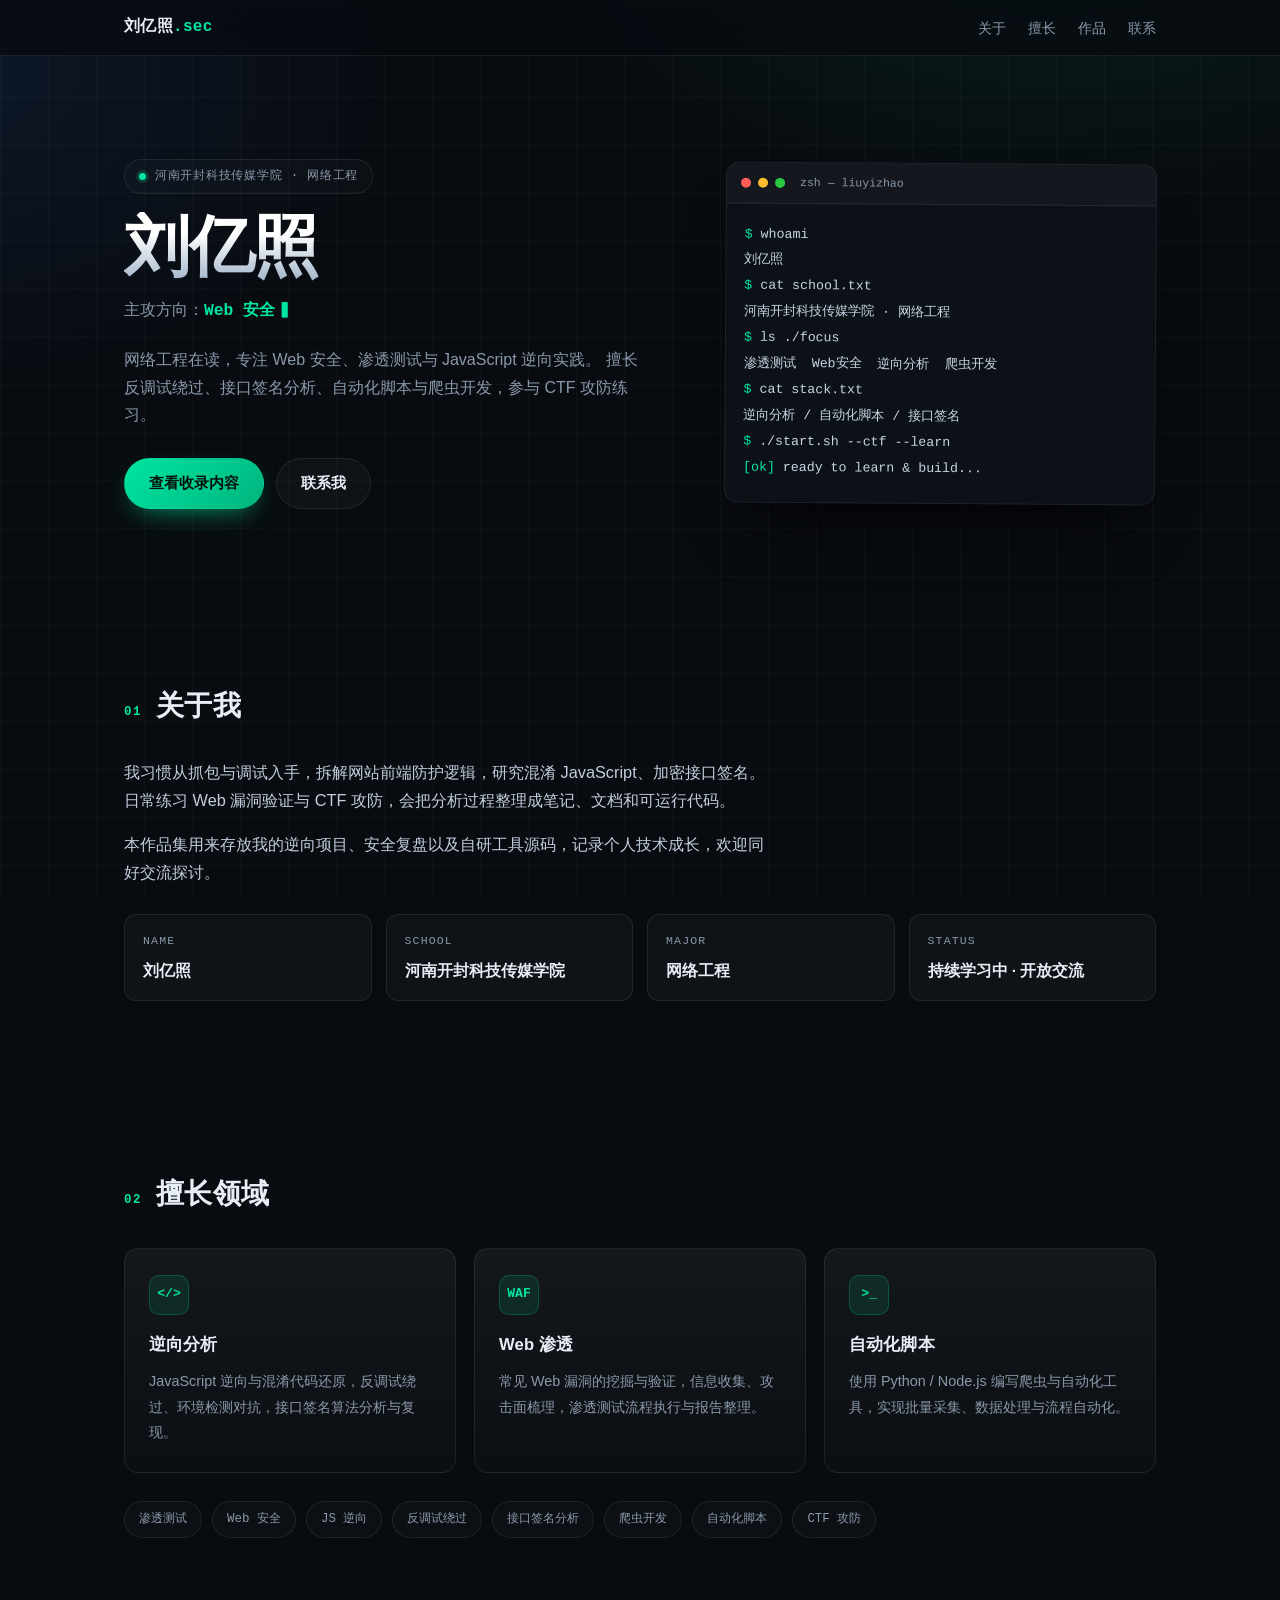
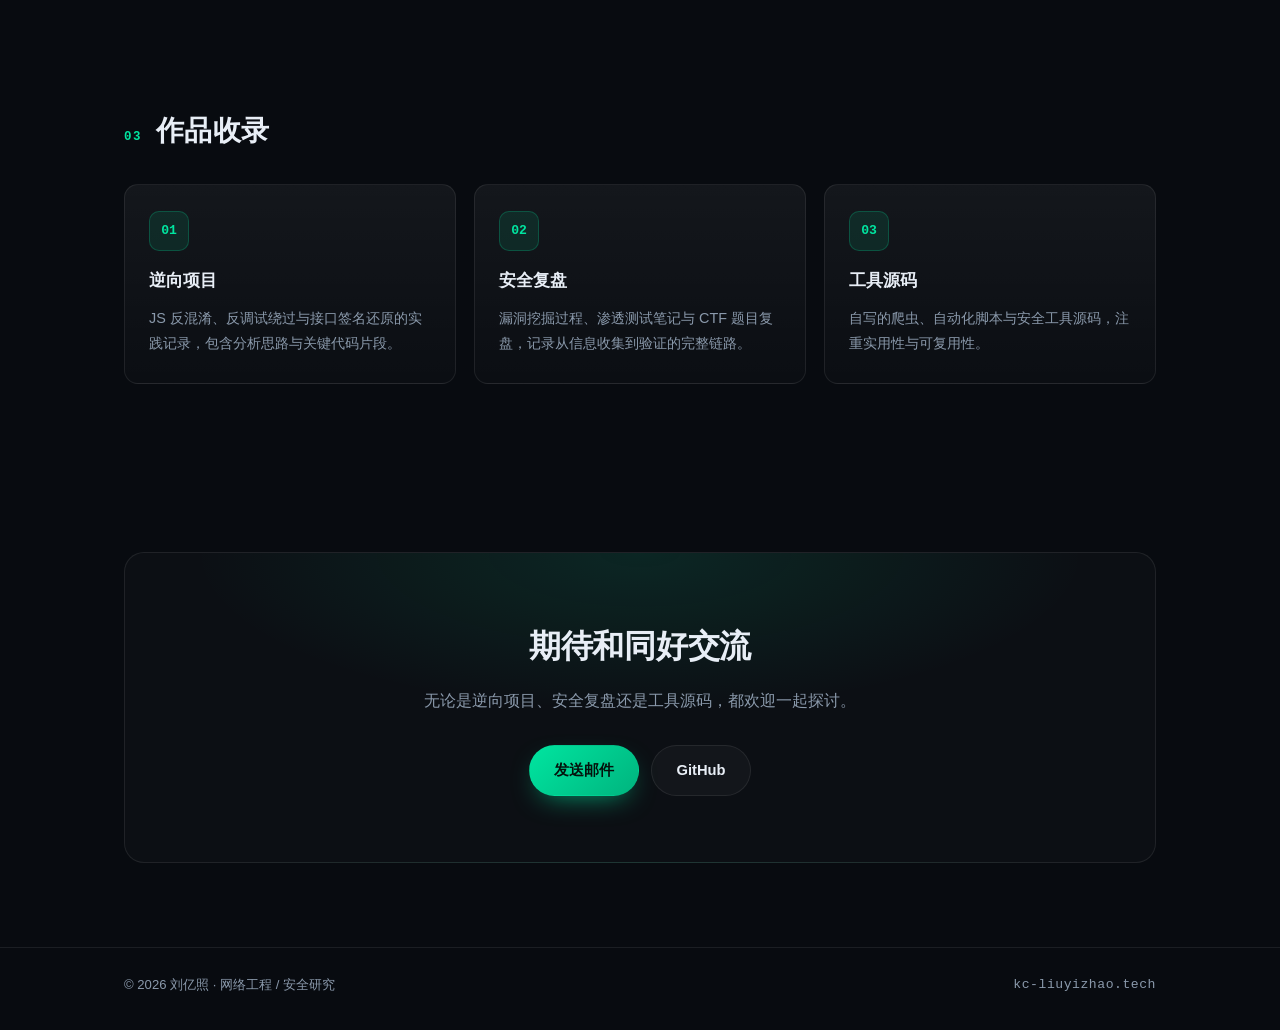
<file: index.html>
<!DOCTYPE html>
<html lang="zh-CN">
<head>
<meta charset="UTF-8">
<meta name="viewport" content="width=device-width, initial-scale=1.0">
<title>刘亿照 | 网络工程 · Web 安全 · 逆向分析</title>
<meta name="description" content="刘亿照，河南开封科技传媒学院网络工程在读。主攻 Web 安全、渗透测试与 JavaScript 逆向，擅长反调试绕过、接口签名分析、自动化脚本与爬虫开发。">
<meta name="author" content="刘亿照">
<meta property="og:type" content="website">
<meta property="og:title" content="刘亿照 | 网络工程 · Web 安全 · 逆向分析">
<meta property="og:description" content="逆向项目、安全复盘与工具源码收录，期待和同好交流。">
<meta property="og:url" content="https://kc-liuyizhao.tech">
<!-- 后续可以添加 favicon -->
<!-- <link rel="icon" type="image/svg+xml" href="/favicon.svg"> -->
<script>document.documentElement.classList.add('js');</script>
<style>
  :root{
    --bg:#080b10;
    --card:#111820;
    --line:rgba(255,255,255,.08);
    --text:#e8eef6;
    --muted:#8a99ab;
    --accent:#00e5a0;
    --accent-2:#3d8bff;
    --radius:14px;
    --max:1080px;
    --mono:ui-monospace,SFMono-Regular,"SF Mono",Menlo,Consolas,"Liberation Mono",monospace;
  }
  *,*::before,*::after{box-sizing:border-box;}
  html{scroll-behavior:smooth;}
  body{
    margin:0;
    font-family:-apple-system,BlinkMacSystemFont,"Segoe UI","PingFang SC","Hiragino Sans GB","Microsoft YaHei",sans-serif;
    color:var(--text);
    line-height:1.7;
    -webkit-font-smoothing:antialiased;
    background-color:var(--bg);
    background-image:
      radial-gradient(900px 520px at 82% -12%, rgba(0,229,160,.10), transparent 62%),
      radial-gradient(760px 520px at -5% 8%, rgba(61,139,255,.10), transparent 62%),
      linear-gradient(rgba(255,255,255,.022) 1px, transparent 1px),
      linear-gradient(90deg, rgba(255,255,255,.022) 1px, transparent 1px);
    background-size:auto, auto, 48px 48px, 48px 48px;
    background-attachment:fixed;
  }
  a{color:inherit;}
  ::selection{background:rgba(0,229,160,.28);color:#fff;}
  :focus-visible{outline:2px solid var(--accent);outline-offset:3px;border-radius:4px;}
  .container{max-width:var(--max);margin:0 auto;padding:0 24px;}
  /* ---------- 导航 ---------- */
  .nav{
    position:sticky;top:0;z-index:50;
    background:rgba(8,11,16,.72);
    backdrop-filter:blur(14px);
    -webkit-backdrop-filter:blur(14px);
    border-bottom:1px solid var(--line);
  }
  .nav-inner{
    max-width:var(--max);margin:0 auto;padding:14px 24px;
    display:flex;align-items:center;justify-content:space-between;gap:16px;
  }
  .logo{
    font-family:var(--mono);font-size:1rem;font-weight:700;
    text-decoration:none;letter-spacing:.02em;white-space:nowrap;
  }
  .logo span{color:var(--accent);}
  .nav-links{display:flex;gap:22px;list-style:none;margin:0;padding:0;}
  .nav-links a{
    text-decoration:none;font-size:.9rem;color:var(--muted);
    transition:color .2s;position:relative;
  }
  .nav-links a:hover{color:var(--accent);}
  /* ---------- Hero ---------- */
  .hero{padding:clamp(48px,8vw,104px) 0 clamp(44px,7vw,88px);}
  .hero-grid{
    display:grid;grid-template-columns:1.12fr .88fr;
    gap:52px;align-items:center;
  }
  .eyebrow{
    display:inline-flex;align-items:center;gap:9px;
    font-family:var(--mono);font-size:.78rem;letter-spacing:.06em;
    color:var(--muted);margin:0 0 18px;
    border:1px solid var(--line);border-radius:999px;
    padding:6px 14px;background:rgba(255,255,255,.02);
  }
  .dot{
    width:7px;height:7px;border-radius:50%;background:var(--accent);
    box-shadow:0 0 0 3px rgba(0,229,160,.18);
    animation:pulse 2.4s ease-in-out infinite;
  }
  @keyframes pulse{
    0%,100%{box-shadow:0 0 0 3px rgba(0,229,160,.18);}
    50%{box-shadow:0 0 0 7px rgba(0,229,160,.05);}
  }
  h1{
    font-size:clamp(2.6rem,7vw,4.1rem);
    line-height:1.08;letter-spacing:-.02em;margin:0 0 14px;
    background:linear-gradient(180deg,#ffffff 30%,#9fb3c8 100%);
    -webkit-background-clip:text;background-clip:text;
    -webkit-text-fill-color:transparent;
  }
  .typed-line{
    font-family:var(--mono);font-size:clamp(.9rem,2.2vw,1.02rem);
    color:var(--muted);margin:0 0 22px;
  }
  .typed{color:var(--accent);font-weight:600;}
  .typed::after{
    content:"▍";margin-left:2px;color:var(--accent);
    animation:blink 1.05s steps(1) infinite;
  }
  @keyframes blink{50%{opacity:0;}}
  .lead{max-width:58ch;margin:0;color:var(--muted);font-size:1rem;}
  .hero-actions{display:flex;flex-wrap:wrap;gap:12px;margin-top:30px;}
  .btn{
    display:inline-flex;align-items:center;gap:8px;
    padding:12px 24px;border-radius:999px;
    font-size:.92rem;font-weight:600;text-decoration:none;
    border:1px solid transparent;transition:transform .2s,background .2s,border-color .2s,color .2s;
  }
  .btn-primary{
    background:linear-gradient(135deg,var(--accent),#00b47e);
    color:#04120c;
    box-shadow:0 10px 28px -12px rgba(0,229,160,.75);
  }
  .btn-primary:hover{transform:translateY(-2px);}
  .btn-ghost{
    border-color:var(--line);color:var(--text);
    background:rgba(255,255,255,.03);
  }
  .btn-ghost:hover{border-color:rgba(0,229,160,.5);color:var(--accent);}
  /* ---------- 终端卡片 ---------- */
  .terminal{
    background:rgba(13,18,25,.88);
    border:1px solid var(--line);
    border-radius:var(--radius);
    overflow:hidden;
    box-shadow:0 40px 70px -34px rgba(0,0,0,.95);
    transform:rotate(.4deg);
  }
  .terminal-bar{
    display:flex;align-items:center;gap:7px;
    padding:10px 14px;
    background:rgba(255,255,255,.03);
    border-bottom:1px solid var(--line);
  }
  .terminal-bar i{width:10px;height:10px;border-radius:50%;background:#ff5f57;display:block;}
  .terminal-bar i:nth-child(2){background:#febc2e;}
  .terminal-bar i:nth-child(3){background:#28c840;}
  .terminal-bar em{
    margin-left:8px;font-style:normal;
    font-family:var(--mono);font-size:.72rem;color:var(--muted);
  }
  .terminal-body{
    margin:0;padding:18px 18px 22px;
    font-family:var(--mono);font-size:.83rem;line-height:1.95;
    color:#c7d5e3;white-space:pre-wrap;word-break:break-word;
    overflow-x:auto;
  }
  .terminal-body .p{color:var(--accent);}
  /* ---------- 通用 section ---------- */
  .section{padding:clamp(46px,7vw,84px) 0;}
  .section-title{
    display:flex;align-items:baseline;gap:14px;
    font-size:clamp(1.32rem,3vw,1.78rem);
    margin:0 0 30px;letter-spacing:.01em;
  }
  .section-title span{
    font-family:var(--mono);font-size:.78rem;letter-spacing:.12em;
    color:var(--accent);font-weight:600;
  }
  /* ---------- 关于 ---------- */
  .about-text{
    max-width:72ch;margin:0 0 16px;
    font-size:1.02rem;color:#c2cedd;
  }
  .about-text strong{color:#fff;font-weight:600;}
  .facts{
    display:grid;grid-template-columns:repeat(auto-fit,minmax(190px,1fr));
    gap:14px;margin:28px 0 0;padding:0;
  }
  .fact{
    background:rgba(255,255,255,.03);
    border:1px solid var(--line);
    border-radius:12px;padding:16px 18px;margin:0;
  }
  .fact dt{
    font-family:var(--mono);font-size:.72rem;
    letter-spacing:.1em;color:var(--muted);
  }
  .fact dd{margin:7px 0 0;font-size:.97rem;font-weight:600;}
  /* ---------- 卡片网格 ---------- */
  .cards{
    display:grid;grid-template-columns:repeat(auto-fit,minmax(258px,1fr));
    gap:18px;
  }
  .card-link{
    text-decoration:none;
    display:block;
  }
  .card{
    position:relative;
    background:linear-gradient(180deg,rgba(255,255,255,.05),rgba(255,255,255,.014));
    border:1px solid var(--line);
    border-radius:var(--radius);
    padding:26px 24px;
    transition:transform .25s,border-color .25s,box-shadow .25s;
  }
  .card:hover{
    transform:translateY(-4px);
    border-color:rgba(0,229,160,.35);
    box-shadow:0 24px 44px -30px rgba(0,229,160,.6);
  }
  .card-icon{
    display:inline-flex;align-items:center;justify-content:center;
    width:40px;height:40px;border-radius:10px;
    font-family:var(--mono);font-size:.82rem;font-weight:700;
    color:var(--accent);
    background:rgba(0,229,160,.10);
    border:1px solid rgba(0,229,160,.22);
    margin-bottom:16px;
  }
  .card h3{margin:0 0 10px;font-size:1.04rem;letter-spacing:.01em;}
  .card p{margin:0;color:var(--muted);font-size:.9rem;line-height:1.78;}
  /* ---------- 标签 ---------- */
  .tags{display:flex;flex-wrap:wrap;gap:10px;margin-top:28px;}
  .tag{
    font-family:var(--mono);font-size:.78rem;
    padding:7px 14px;border-radius:999px;
    border:1px solid var(--line);
    color:var(--muted);
    background:rgba(255,255,255,.02);
    transition:border-color .2s,color .2s,background .2s;
  }
  .tag:hover{
    border-color:rgba(0,229,160,.45);
    color:var(--accent);
    background:rgba(0,229,160,.06);
  }
  /* ---------- 联系 ---------- */
  .contact-card{
    text-align:center;
    border:1px solid var(--line);
    border-radius:20px;
    padding:clamp(34px,6vw,66px) 24px;
    background:
      radial-gradient(620px 220px at 50% 0%, rgba(0,229,160,.11), transparent 72%),
      rgba(255,255,255,.02);
  }
  .contact-card h2{margin:0 0 14px;font-size:clamp(1.4rem,3.6vw,2rem);letter-spacing:-.01em;}
  .contact-card p{margin:0 auto;max-width:54ch;color:var(--muted);}
  .contact-card .hero-actions{justify-content:center;}
  /* ---------- 页脚 ---------- */
  .footer{border-top:1px solid var(--line);padding:26px 0 34px;}
  .footer-inner{
    display:flex;flex-wrap:wrap;gap:10px;
    align-items:center;justify-content:space-between;
    font-size:.82rem;color:var(--muted);
  }
  .footer-inner p{margin:0;}
  .footer .mono{font-family:var(--mono);letter-spacing:.04em;}
  /* ---------- 入场动画 ---------- */
  .js .reveal{opacity:0;transform:translateY(18px);}
  .reveal{
    transition:opacity .65s cubic-bezier(.22,.7,.3,1),transform .65s cubic-bezier(.22,.7,.3,1);
  }
  .reveal.is-visible{opacity:1;transform:none;}
  /* ---------- 响应式 ---------- */
  @media (max-width:900px){
    .hero-grid{grid-template-columns:1fr;gap:38px;}
    .terminal{transform:none;}
  }
  @media (max-width:640px){
    .nav-inner{padding:12px 18px;}
    .nav-links{gap:16px;}
    .nav-links a{font-size:.82rem;}
    .container{padding:0 18px;}
    .facts{grid-template-columns:1fr 1fr;}
    .footer-inner{flex-direction:column;align-items:flex-start;}
  }
  @media (max-width:400px){
    .nav-links{gap:12px;}
    .nav-links a{font-size:.78rem;}
  }
  @media (prefers-reduced-motion:reduce){
    *,*::before,*::after{animation:none !important;transition:none !important;}
    .js .reveal{opacity:1;transform:none;}
  }
</style>
</head>
<body>
<!-- ============ 导航 ============ -->
<nav class="nav">
  <div class="nav-inner">
    <a class="logo" href="#top">刘亿照<span>.sec</span></a>
    <ul class="nav-links">
      <li><a href="#about">关于</a></li>
      <li><a href="#skills">擅长</a></li>
      <li><a href="#works">作品</a></li>
      <li><a href="#contact">联系</a></li>
    </ul>
  </div>
</nav>
<!-- ============ Hero ============ -->
<header id="top" class="hero">
  <div class="container hero-grid">
    <div>
      <p class="eyebrow"><span class="dot"></span>河南开封科技传媒学院 · 网络工程</p>
      <h1>刘亿照</h1>
      <p class="typed-line">主攻方向：<span class="typed" id="typed"></span></p>
      <p class="lead">
        网络工程在读，专注 Web 安全、渗透测试与 JavaScript 逆向实践。
        擅长反调试绕过、接口签名分析、自动化脚本与爬虫开发，参与 CTF 攻防练习。
      </p>
      <div class="hero-actions">
        <a class="btn btn-primary" href="#works">查看收录内容</a>
        <a class="btn btn-ghost" href="#contact">联系我</a>
      </div>
    </div>
    <div class="terminal" aria-hidden="true">
      <div class="terminal-bar"><i></i><i></i><i></i><em>zsh — liuyizhao</em></div>
<pre class="terminal-body"><span class="p">$</span> whoami
刘亿照
<span class="p">$</span> cat school.txt
河南开封科技传媒学院 · 网络工程
<span class="p">$</span> ls ./focus
渗透测试  Web安全  逆向分析  爬虫开发
<span class="p">$</span> cat stack.txt
逆向分析 / 自动化脚本 / 接口签名
<span class="p">$</span> ./start.sh --ctf --learn
<span class="p">[ok]</span> ready to learn & build...</pre>
    </div>
  </div>
</header>
<main>
  <!-- ============ 01 关于我 ============ -->
  <section id="about" class="section">
    <div class="container">
      <h2 class="section-title reveal"><span>01</span>关于我</h2>
      <p class="about-text reveal">
        我习惯从抓包与调试入手，拆解网站前端防护逻辑，研究混淆 JavaScript、加密接口签名。日常练习 Web 漏洞验证与 CTF 攻防，会把分析过程整理成笔记、文档和可运行代码。
      </p>
      <p class="about-text reveal">
        本作品集用来存放我的逆向项目、安全复盘以及自研工具源码，记录个人技术成长，欢迎同好交流探讨。
      </p>
      <dl class="facts reveal">
        <div class="fact">
          <dt>NAME</dt>
          <dd>刘亿照</dd>
        </div>
        <div class="fact">
          <dt>SCHOOL</dt>
          <dd>河南开封科技传媒学院</dd>
        </div>
        <div class="fact">
          <dt>MAJOR</dt>
          <dd>网络工程</dd>
        </div>
        <div class="fact">
          <dt>STATUS</dt>
          <dd>持续学习中 · 开放交流</dd>
        </div>
      </dl>
    </div>
  </section>
  <!-- ============ 02 擅长领域 ============ -->
  <section id="skills" class="section">
    <div class="container">
      <h2 class="section-title reveal"><span>02</span>擅长领域</h2>
      <div class="cards">
        <article class="card reveal">
          <div class="card-icon">&lt;/&gt;</div>
          <h3>逆向分析</h3>
          <p>JavaScript 逆向与混淆代码还原，反调试绕过、环境检测对抗，接口签名算法分析与复现。</p>
        </article>
        <article class="card reveal">
          <div class="card-icon">WAF</div>
          <h3>Web 渗透</h3>
          <p>常见 Web 漏洞的挖掘与验证，信息收集、攻击面梳理，渗透测试流程执行与报告整理。</p>
        </article>
        <article class="card reveal">
          <div class="card-icon">&gt;_</div>
          <h3>自动化脚本</h3>
          <p>使用 Python / Node.js 编写爬虫与自动化工具，实现批量采集、数据处理与流程自动化。</p>
        </article>
      </div>
      <div class="tags reveal">
        <span class="tag">渗透测试</span>
        <span class="tag">Web 安全</span>
        <span class="tag">JS 逆向</span>
        <span class="tag">反调试绕过</span>
        <span class="tag">接口签名分析</span>
        <span class="tag">爬虫开发</span>
        <span class="tag">自动化脚本</span>
        <span class="tag">CTF 攻防</span>
      </div>
    </div>
  </section>
  <!-- ============ 03 作品收录 ============ -->
  <section id="works" class="section">
    <div class="container">
      <h2 class="section-title reveal"><span>03</span>作品收录</h2>
      <div class="cards">
        <!-- 卡片用 a.card-link，href为预留锚点，后续替换为子页面真实地址 -->
        <a class="card-link reveal" href="works/reverse.html">
          <article class="card">
            <div class="card-icon">01</div>
            <h3>逆向项目</h3>
            <p>JS 反混淆、反调试绕过与接口签名还原的实践记录，包含分析思路与关键代码片段。</p>
          </article>
        </a>
        <a class="card-link reveal" href="works/review.html">
          <article class="card">
            <div class="card-icon">02</div>
            <h3>安全复盘</h3>
            <p>漏洞挖掘过程、渗透测试笔记与 CTF 题目复盘，记录从信息收集到验证的完整链路。</p>
          </article>
        </a>
        <a class="card-link reveal" href="works/tools.html">
          <article class="card">
            <div class="card-icon">03</div>
            <h3>工具源码</h3>
            <p>自写的爬虫、自动化脚本与安全工具源码，注重实用性与可复用性。</p>
          </article>
        </a>
      </div>
    </div>
  </section>
  <!-- ============ 04 联系 ============ -->
  <section id="contact" class="section">
    <div class="container">
      <div class="contact-card reveal">
        <h2>期待和同好交流</h2>
        <p>无论是逆向项目、安全复盘还是工具源码，都欢迎一起探讨。</p>
        <div class="hero-actions">
          <a class="btn btn-primary" href="mailto:abcd18338376325@qq.com">发送邮件</a>
          <a class="btn btn-ghost" href="https://github.com/YoFuTong" target="_blank" rel="noopener noreferrer">GitHub</a>
        </div>
      </div>
    </div>
  </section>
</main>
<!-- ============ 页脚 ============ -->
<footer class="footer">
  <div class="container footer-inner">
    <p>© <span id="year">2026</span> 刘亿照 · 网络工程 / 安全研究</p>
    <p class="mono">kc-liuyizhao.tech</p>
  </div>
</footer>
<script>
(function () {
  'use strict';
  /* ---------- 1. 打字机效果 ---------- */
  var phrases = ['Web 安全', '渗透测试', 'JavaScript 逆向', '自动化脚本 / 爬虫'];
  var typedEl = document.getElementById('typed');
  var reduceMotion = window.matchMedia('(prefers-reduced-motion: reduce)').matches;
  if (typedEl) {
    if (reduceMotion) {
      typedEl.textContent = phrases[0];
    } else {
      var pi = 0, ci = 0, deleting = false;
      var tick = function () {
        var current = phrases[pi];
        if (!deleting) {
          ci++;
          typedEl.textContent = current.slice(0, ci);
          if (ci === current.length) {
            deleting = true;
            setTimeout(tick, 1600);
            return;
          }
          setTimeout(tick, 110);
        } else {
          ci--;
          typedEl.textContent = current.slice(0, ci);
          if (ci === 0) {
            deleting = false;
            pi = (pi + 1) % phrases.length;
            setTimeout(tick, 320);
            return;
          }
          setTimeout(tick, 55);
        }
      };
      setTimeout(tick, 500);
    }
  }
  /* ---------- 2. 滚动入场动画 ---------- */
  var revealEls = document.querySelectorAll('.reveal');
  if ('IntersectionObserver' in window && !reduceMotion) {
    var io = new IntersectionObserver(function (entries) {
      entries.forEach(function (entry) {
        if (entry.isIntersecting) {
          entry.target.classList.add('is-visible');
          io.unobserve(entry.target);
        }
      });
    }, { threshold: 0.12, rootMargin: '0px 0px -40px 0px' });
    revealEls.forEach(function (el, i) {
      el.style.transitionDelay = (i % 4) * 70 + 'ms';
      io.observe(el);
    });
  } else {
    revealEls.forEach(function (el) { el.classList.add('is-visible'); });
  }
  /* ---------- 3. 年份 ---------- */
  var yearEl = document.getElementById('year');
  if (yearEl) { yearEl.textContent = new Date().getFullYear(); }
})();
</script>
</body>
</html>
</file>
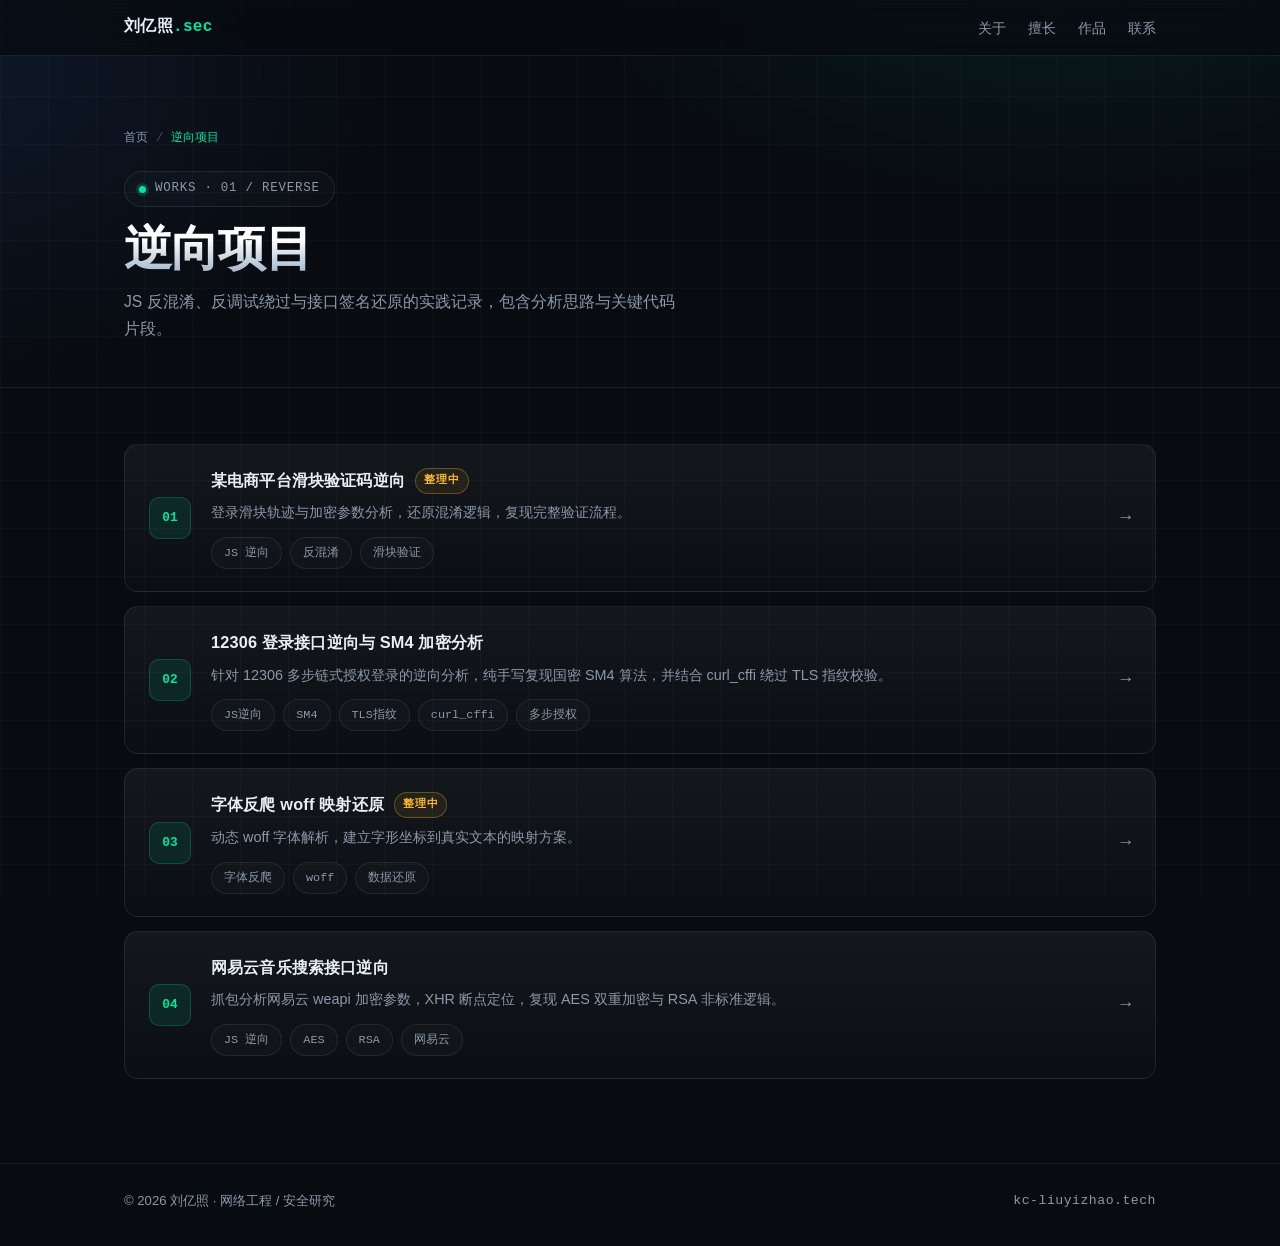
<file: works/reverse.html>
<!DOCTYPE html>
<html lang="zh-CN">
<head>
<meta charset="UTF-8">
<meta name="viewport" content="width=device-width, initial-scale=1.0">
<title>逆向项目 | 刘亿照</title>
<meta name="description" content="JavaScript 逆向、反混淆、反调试绕过与接口签名还原的实践记录。">
<script>document.documentElement.classList.add('js');</script>
<link rel="stylesheet" href="style.css">
</head>
<body data-category="reverse">

<nav class="nav">
  <div class="nav-inner">
    <a class="logo" href="../index.html">刘亿照<span>.sec</span></a>
    <ul class="nav-links">
      <li><a href="../index.html#about">关于</a></li>
      <li><a href="../index.html#skills">擅长</a></li>
      <li><a href="../index.html#works">作品</a></li>
      <li><a href="../index.html#contact">联系</a></li>
    </ul>
  </div>
</nav>

<header class="page-head">
  <div class="container">
    <nav class="crumbs" aria-label="面包屑">
      <a href="../index.html">首页</a>
      <span class="sep">/</span>
      <span aria-current="page">逆向项目</span>
    </nav>
    <p class="eyebrow"><span class="dot"></span>WORKS · 01 / REVERSE</p>
    <h1 class="page-title">逆向项目</h1>
    <p class="lead">JS 反混淆、反调试绕过与接口签名还原的实践记录，包含分析思路与关键代码片段。</p>
  </div>
</header>

<main>
  <section class="section">
    <div class="container">
      <div class="entry-list" id="entry-list"></div>
    </div>
  </section>
</main>

<footer class="footer">
  <div class="container footer-inner">
    <p>© <span id="year">2026</span> 刘亿照 · 网络工程 / 安全研究</p>
    <p class="mono">kc-liuyizhao.tech</p>
  </div>
</footer>

<script src="render-list.js"></script>
</body>
</html>
</file>
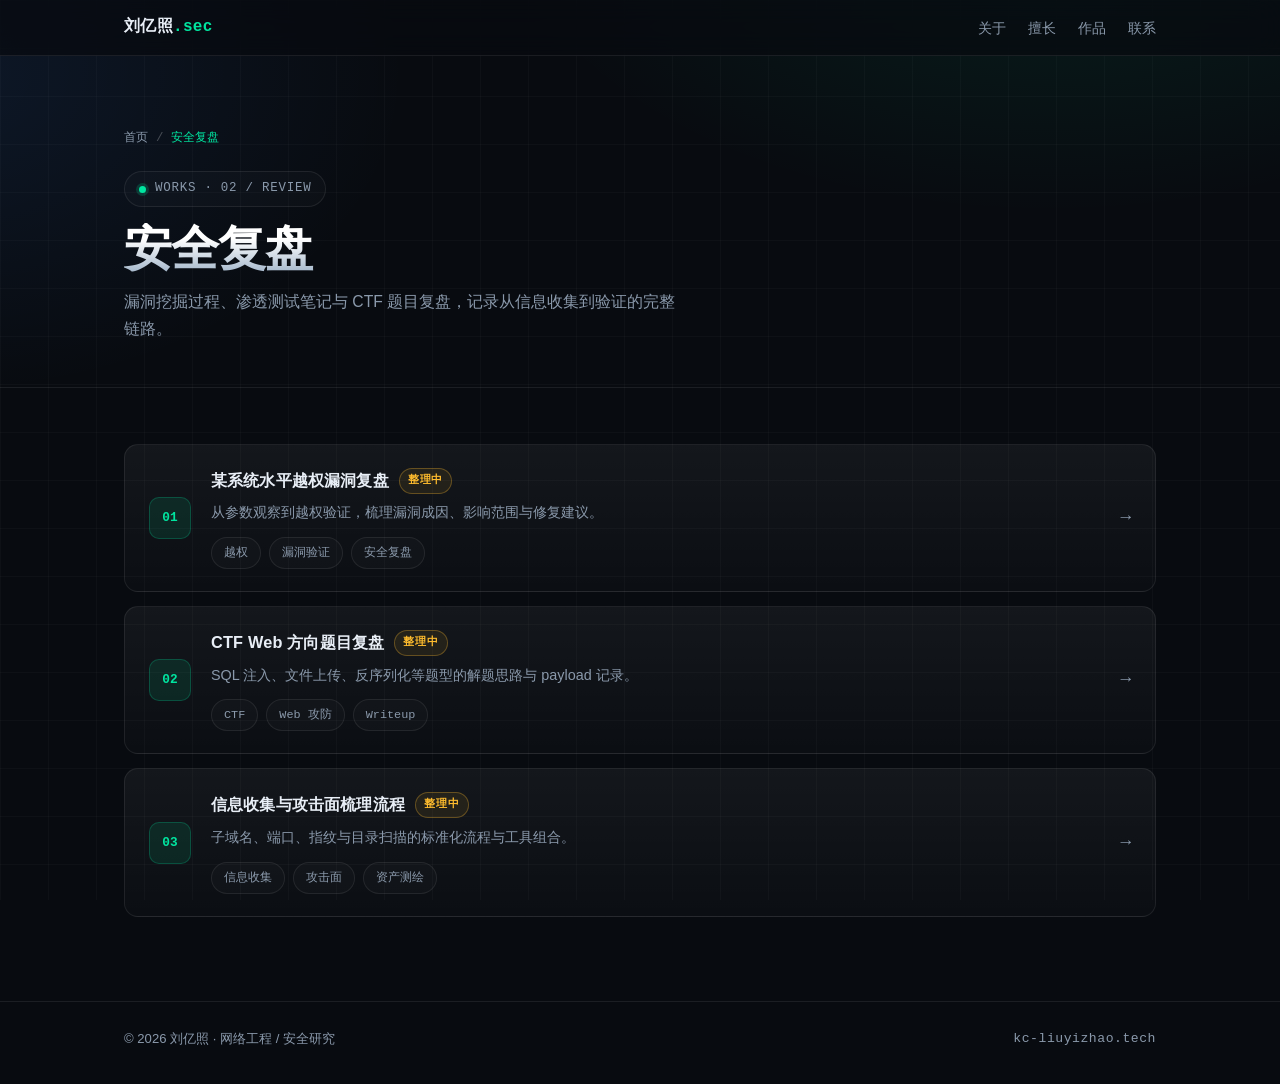
<file: works/review.html>
<!DOCTYPE html>
<html lang="zh-CN">
<head>
<meta charset="UTF-8">
<meta name="viewport" content="width=device-width, initial-scale=1.0">
<title>ctf复盘 | 刘亿照</title>
<meta name="description" content="JavaScript 逆向、反混淆、反调试绕过与接口签名还原的实践记录。">
<script>document.documentElement.classList.add('js');</script>
<link rel="stylesheet" href="style.css">
</head>
<body data-category="review">

<nav class="nav">
  <div class="nav-inner">
    <a class="logo" href="../index.html">刘亿照<span>.sec</span></a>
    <ul class="nav-links">
      <li><a href="../index.html#about">关于</a></li>
      <li><a href="../index.html#skills">擅长</a></li>
      <li><a href="../index.html#works">作品</a></li>
      <li><a href="../index.html#contact">联系</a></li>
    </ul>
  </div>
</nav>

<header class="page-head">
  <div class="container">
    <nav class="crumbs" aria-label="面包屑">
      <a href="../index.html">首页</a>
      <span class="sep">/</span>
      <span aria-current="page">安全复盘</span>
    </nav>
    <p class="eyebrow"><span class="dot"></span>WORKS · 02 / REVIEW</p>
    <h1 class="page-title">安全复盘</h1>
    <p class="lead">漏洞挖掘过程、渗透测试笔记与 CTF 题目复盘，记录从信息收集到验证的完整链路。</p>
  </div>
</header>

<main>
  <section class="section">
    <div class="container">
      <div class="entry-list" id="entry-list"></div>
    </div>
  </section>
</main>

<footer class="footer">
  <div class="container footer-inner">
    <p>© <span id="year">2026</span> 刘亿照 · 网络工程 / 安全研究</p>
    <p class="mono">kc-liuyizhao.tech</p>
  </div>
</footer>

<script src="render-list.js"></script>
</body>
</html>
</file>
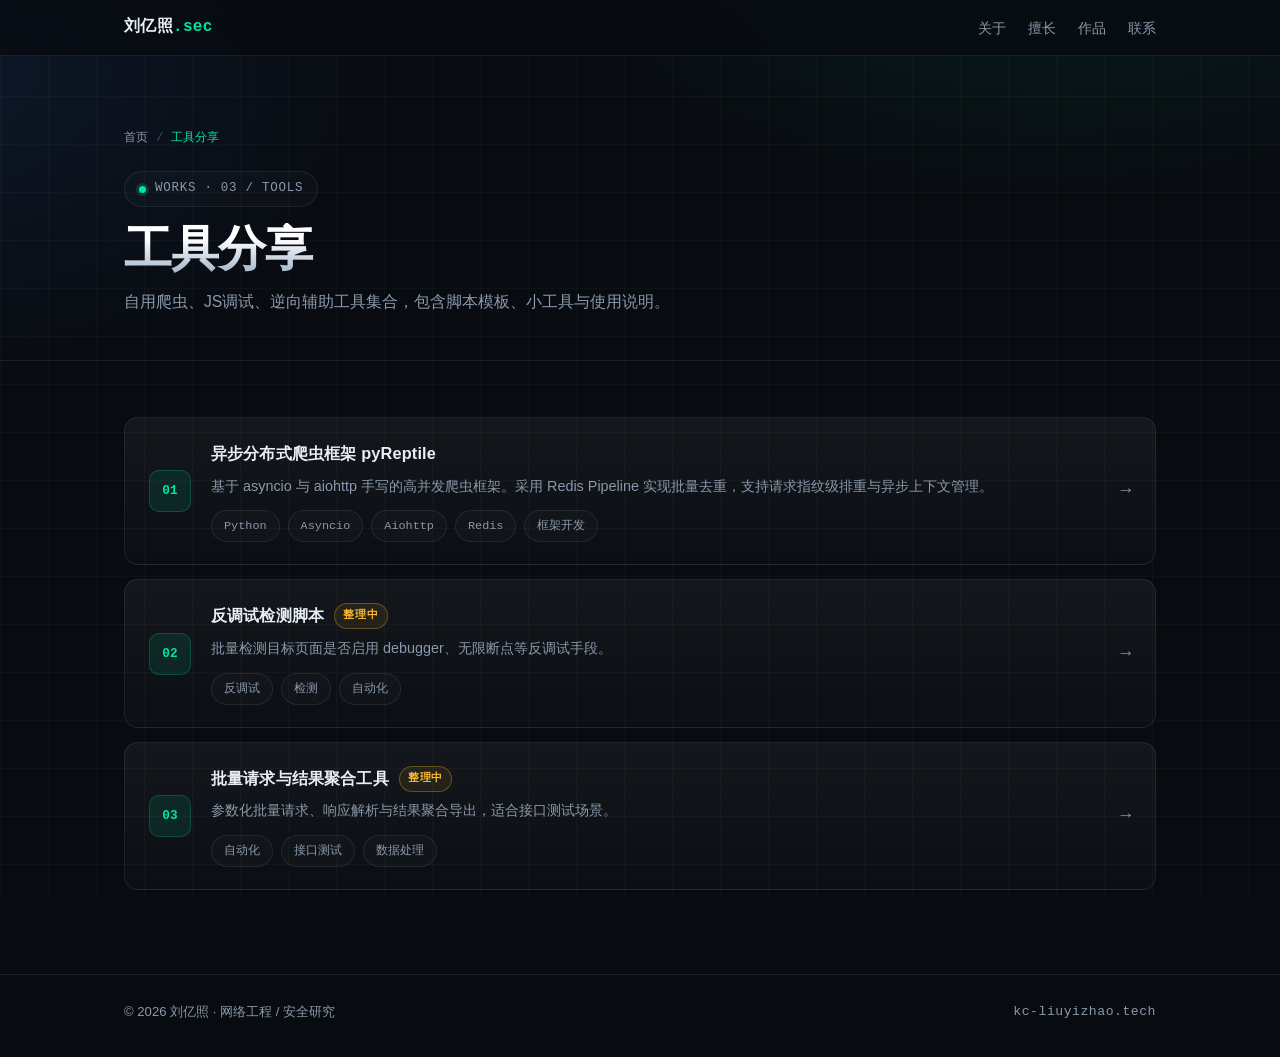
<file: works/tools.html>
<!DOCTYPE html>
<html lang="zh-CN">
<head>
<meta charset="UTF-8">
<meta name="viewport" content="width=device-width, initial-scale=1.0">
<title>工具分享 | 刘亿照</title>
<meta name="description" content="自用爬虫、JS调试、逆向辅助工具集合，包含脚本模板、小工具与使用说明。">
<script>document.documentElement.classList.add('js');</script>
<link rel="stylesheet" href="style.css">
</head>
<body data-category="tools">

<nav class="nav">
  <div class="nav-inner">
    <a class="logo" href="../index.html">刘亿照<span>.sec</span></a>
    <ul class="nav-links">
      <li><a href="../index.html#about">关于</a></li>
      <li><a href="../index.html#skills">擅长</a></li>
      <li><a href="../index.html#works">作品</a></li>
      <li><a href="../index.html#contact">联系</a></li>
    </ul>
  </div>
</nav>

<header class="page-head">
  <div class="container">
    <nav class="crumbs" aria-label="面包屑">
      <a href="../index.html">首页</a>
      <span class="sep">/</span>
      <span aria-current="page">工具分享</span>
    </nav>
    <p class="eyebrow"><span class="dot"></span>WORKS · 03 / TOOLS</p>
    <h1 class="page-title">工具分享</h1>
    <p class="lead">自用爬虫、JS调试、逆向辅助工具集合，包含脚本模板、小工具与使用说明。</p>
  </div>
</header>

<main>
  <section class="section">
    <div class="container">
      <div class="entry-list" id="entry-list"></div>
    </div>
  </section>
</main>

<footer class="footer">
  <div class="container footer-inner">
    <p>© <span id="year">2026</span> 刘亿照 · 网络工程 / 安全研究</p>
    <p class="mono">kc-liuyizhao.tech</p>
  </div>
</footer>

<script src="render-list.js"></script>
</body>
</html>
</file>
<file: works/style.css>
/* works/style.css — 作品集子页面共用样式 */
:root{
  --bg:#080b10;
  --card:#111820;
  --line:rgba(255,255,255,.08);
  --text:#e8eef6;
  --muted:#8a99ab;
  --accent:#00e5a0;
  --accent-2:#3d8bff;
  --radius:14px;
  --max:1080px;
  --mono:ui-monospace,SFMono-Regular,"SF Mono",Menlo,Consolas,"Liberation Mono",monospace;
}
*,*::before,*::after{box-sizing:border-box;}
html{scroll-behavior:smooth;}
body{
  margin:0;
  font-family:-apple-system,BlinkMacSystemFont,"Segoe UI","PingFang SC","Hiragino Sans GB","Microsoft YaHei",sans-serif;
  color:var(--text);
  line-height:1.7;
  -webkit-font-smoothing:antialiased;
  background-color:var(--bg);
  background-image:
    radial-gradient(900px 520px at 82% -12%, rgba(0,229,160,.10), transparent 62%),
    radial-gradient(760px 520px at -5% 8%, rgba(61,139,255,.10), transparent 62%),
    linear-gradient(rgba(255,255,255,.022) 1px, transparent 1px),
    linear-gradient(90deg, rgba(255,255,255,.022) 1px, transparent 1px);
  background-size:auto, auto, 48px 48px, 48px 48px;
  background-attachment:fixed;
}
a{color:inherit;}
::selection{background:rgba(0,229,160,.28);color:#fff;}
:focus-visible{outline:2px solid var(--accent);outline-offset:3px;border-radius:4px;}
.container{max-width:var(--max);margin:0 auto;padding:0 24px;}

/* ---------- 导航 ---------- */
.nav{
  position:sticky;top:0;z-index:50;
  background:rgba(8,11,16,.72);
  backdrop-filter:blur(14px);
  -webkit-backdrop-filter:blur(14px);
  border-bottom:1px solid var(--line);
}
.nav-inner{
  max-width:var(--max);margin:0 auto;padding:14px 24px;
  display:flex;align-items:center;justify-content:space-between;gap:16px;
}
.logo{
  font-family:var(--mono);font-size:1rem;font-weight:700;
  text-decoration:none;letter-spacing:.02em;white-space:nowrap;
}
.logo span{color:var(--accent);}
.nav-links{display:flex;gap:22px;list-style:none;margin:0;padding:0;}
.nav-links a{
  text-decoration:none;font-size:.9rem;color:var(--muted);
  transition:color .2s;
}
.nav-links a:hover{color:var(--accent);}

/* ---------- 页头 ---------- */
.page-head{
  padding:clamp(38px,6vw,72px) 0 clamp(26px,4vw,44px);
  border-bottom:1px solid var(--line);
}
.crumbs{
  display:flex;flex-wrap:wrap;align-items:center;gap:8px;
  font-family:var(--mono);font-size:.78rem;color:var(--muted);
  margin:0 0 22px;
}
.crumbs a{text-decoration:none;color:var(--muted);transition:color .2s;}
.crumbs a:hover{color:var(--accent);}
.crumbs .sep{color:rgba(255,255,255,.25);}
.crumbs [aria-current]{color:var(--accent);}
.eyebrow{
  display:inline-flex;align-items:center;gap:9px;
  font-family:var(--mono);font-size:.78rem;letter-spacing:.06em;
  color:var(--muted);margin:0 0 16px;
  border:1px solid var(--line);border-radius:999px;
  padding:6px 14px;background:rgba(255,255,255,.02);
}
.dot{
  width:7px;height:7px;border-radius:50%;background:var(--accent);
  box-shadow:0 0 0 3px rgba(0,229,160,.18);
}
.page-title{
  font-size:clamp(2rem,5vw,3rem);
  line-height:1.1;letter-spacing:-.02em;margin:0 0 14px;
  background:linear-gradient(180deg,#fff 30%,#9fb3c8 100%);
  -webkit-background-clip:text;background-clip:text;
  -webkit-text-fill-color:transparent;
}
.lead{max-width:64ch;margin:0;color:var(--muted);font-size:.98rem;}

/* ---------- 列表 ---------- */
.section{padding:clamp(34px,5vw,56px) 0 clamp(46px,7vw,84px);}
.entry-list{display:flex;flex-direction:column;gap:14px;}
.entry{
  display:grid;
  grid-template-columns:auto 1fr auto;
  gap:20px;align-items:center;
  padding:22px 24px;
  background:linear-gradient(180deg,rgba(255,255,255,.05),rgba(255,255,255,.014));
  border:1px solid var(--line);
  border-radius:var(--radius);
  text-decoration:none;
  transition:transform .25s,border-color .25s,box-shadow .25s;
}
.entry:hover{
  transform:translateY(-3px);
  border-color:rgba(0,229,160,.35);
  box-shadow:0 24px 44px -30px rgba(0,229,160,.6);
}
.entry-num{
  font-family:var(--mono);font-size:.8rem;font-weight:700;
  color:var(--accent);
  width:42px;height:42px;border-radius:10px;
  display:inline-flex;align-items:center;justify-content:center;
  background:rgba(0,229,160,.10);
  border:1px solid rgba(0,229,160,.22);
  flex:none;
}
.entry-body{min-width:0;}
.entry-body h3{
  margin:0 0 6px;font-size:1.02rem;letter-spacing:.01em;
  display:flex;flex-wrap:wrap;align-items:center;gap:10px;
}
.entry-body p{margin:0;color:var(--muted);font-size:.9rem;line-height:1.7;}
.entry-tags{display:flex;flex-wrap:wrap;gap:8px;margin-top:12px;}
.entry-arrow{
  font-family:var(--mono);font-size:1.1rem;color:var(--muted);
  transition:transform .25s,color .25s;
}
.entry:hover .entry-arrow{transform:translateX(4px);color:var(--accent);}
.badge{
  font-family:var(--mono);font-size:.66rem;letter-spacing:.08em;
  padding:3px 8px;border-radius:999px;
  color:#febc2e;border:1px solid rgba(254,188,46,.3);
  background:rgba(254,188,46,.08);font-weight:600;
}

/* ---------- 标签 ---------- */
.tags{display:flex;flex-wrap:wrap;gap:10px;}
.tag{
  font-family:var(--mono);font-size:.74rem;
  padding:5px 12px;border-radius:999px;
  border:1px solid var(--line);
  color:var(--muted);
  background:rgba(255,255,255,.02);
  transition:border-color .2s,color .2s,background .2s;
}
.tag:hover{
  border-color:rgba(0,229,160,.45);
  color:var(--accent);
  background:rgba(0,229,160,.06);
}

/* ---------- 空状态 ---------- */
.empty{
  border:1px dashed rgba(255,255,255,.14);
  border-radius:var(--radius);
  padding:40px 24px;text-align:center;
  color:var(--muted);font-size:.92rem;
}

/* ---------- 页脚 ---------- */
.footer{border-top:1px solid var(--line);padding:26px 0 34px;}
.footer-inner{
  display:flex;flex-wrap:wrap;gap:10px;
  align-items:center;justify-content:space-between;
  font-size:.82rem;color:var(--muted);
}
.footer-inner p{margin:0;}
.footer .mono{font-family:var(--mono);letter-spacing:.04em;}

/* ---------- 入场动画 ---------- */
.js .reveal{opacity:0;transform:translateY(18px);}
.reveal{transition:opacity .65s cubic-bezier(.22,.7,.3,1),transform .65s cubic-bezier(.22,.7,.3,1);}
.reveal.is-visible{opacity:1;transform:none;}

/* ---------- 轻提示 ---------- */
.toast{
  position:fixed;left:50%;bottom:28px;transform:translate(-50%,20px);
  background:rgba(17,24,32,.96);border:1px solid var(--line);
  color:var(--text);padding:10px 18px;border-radius:999px;
  font-size:.85rem;opacity:0;pointer-events:none;
  transition:opacity .25s,transform .25s;z-index:99;
  box-shadow:0 18px 40px -20px rgba(0,0,0,.9);
}
.toast.show{opacity:1;transform:translate(-50%,0);}

/* ---------- 响应式 ---------- */
@media (max-width:640px){
  .container{padding:0 18px;}
  .nav-inner{padding:12px 18px;}
  .nav-links{gap:16px;}
  .nav-links a{font-size:.82rem;}
  .entry{grid-template-columns:auto 1fr;gap:16px;padding:18px;}
  .entry-arrow{display:none;}
  .footer-inner{flex-direction:column;align-items:flex-start;}
}
@media (prefers-reduced-motion:reduce){
  *,*::before,*::after{animation:none !important;transition:none !important;}
  .js .reveal{opacity:1;transform:none;}
}


/* ---------- 加载状态 ---------- */
.loading{
  border:1px dashed rgba(255,255,255,.14);
  border-radius:var(--radius);
  padding:40px 24px;text-align:center;
  color:var(--muted);font-size:.92rem;
  font-family:var(--mono);
}
.loading::after{
  content:"";
  display:inline-block;
  width:1em;text-align:left;
  animation:dots 1.2s steps(4) infinite;
}
@keyframes dots{
  0%{content:"";}25%{content:".";}50%{content:"..";}75%{content:"...";}
}

/* ---------- 详情页 ---------- */
.post-wrap{padding:clamp(32px,5vw,56px) 0 clamp(46px,7vw,84px);}
.post-head{padding-bottom:28px;border-bottom:1px solid var(--line);margin-bottom:34px;}
.post-meta{
  display:flex;flex-wrap:wrap;align-items:center;gap:16px;
  font-family:var(--mono);font-size:.8rem;color:var(--muted);
}
.post-body{
  max-width:76ch;font-size:1rem;line-height:1.85;color:#c8d4e2;
}
.post-body h1,.post-body h2,.post-body h3,.post-body h4{
  color:#fff;line-height:1.3;letter-spacing:-.01em;margin:2em 0 .8em;
}
.post-body h1{font-size:1.7rem;}
.post-body h2{font-size:1.4rem;padding-bottom:.4em;border-bottom:1px solid var(--line);}
.post-body h3{font-size:1.18rem;}
.post-body p{margin:0 0 1.1em;}
.post-body a{color:var(--accent);text-decoration:none;border-bottom:1px solid rgba(0,229,160,.3);}
.post-body a:hover{border-bottom-color:var(--accent);}
.post-body ul,.post-body ol{padding-left:1.4em;margin:0 0 1.1em;}
.post-body li{margin:.35em 0;}
.post-body blockquote{
  margin:1.4em 0;padding:.6em 1.1em;
  border-left:3px solid var(--accent);
  background:rgba(0,229,160,.05);border-radius:0 8px 8px 0;
  color:var(--muted);
}
.post-body img{max-width:100%;height:auto;border-radius:10px;border:1px solid var(--line);margin:1.2em 0;}
.post-body hr{border:0;border-top:1px solid var(--line);margin:2em 0;}
.post-body table{
  width:100%;border-collapse:collapse;margin:1.4em 0;font-size:.9rem;
}
.post-body th,.post-body td{
  border:1px solid var(--line);padding:8px 12px;text-align:left;
}
.post-body th{background:rgba(255,255,255,.03);color:#fff;}

/* 行内代码 */
.post-body code{
  font-family:var(--mono);font-size:.86em;
  background:rgba(255,255,255,.06);
  padding:.15em .4em;border-radius:5px;
  color:#9be7c8;
}

/* 代码块 */
.post-body pre{
  margin:1.4em 0;padding:16px 18px;overflow-x:auto;
  background:#0d1219;border:1px solid var(--line);border-radius:12px;
  font-family:var(--mono);font-size:.84rem;line-height:1.7;
}
.post-body pre code{
  background:none;padding:0;border-radius:0;color:#c7d5e3;font-size:inherit;
}
.post-foot{margin-top:44px;padding-top:26px;border-top:1px solid var(--line);}

/* ---------- 代码块增强：复制与折叠 ---------- */
.code-wrapper {
  position: relative;
  margin: 1.4em 0;
  border-radius: 12px;
  background: #0d1219;
  border: 1px solid var(--line);
  overflow: hidden; /* 保证圆角和遮罩正常显示 */
}

/* 覆盖之前的 pre 样式，防止双重边框和边距 */
.code-wrapper pre {
  margin: 0 !important;
  border: none !important;
  border-radius: 0 !important;
  max-height: 400px; /* 默认折叠高度 */
  overflow-y: hidden; /* 折叠时隐藏滚动条 */
  transition: max-height 0.3s ease;
}

/* 折叠状态下的底部渐变遮罩 */
.code-wrapper.is-collapsed::after {
  content: '';
  position: absolute;
  bottom: 0;
  left: 0;
  right: 0;
  height: 80px;
  background: linear-gradient(to top, #0d1219 20%, transparent 100%);
  pointer-events: none; /* 让点击穿透遮罩 */
  z-index: 1;
}

/* 展开状态 */
.code-wrapper.is-expanded pre {
  max-height: none;
  overflow-x: auto;
  overflow-y: visible;
}

/* ---------- 工具栏（包含复制按钮） ---------- */
.code-toolbar {
  position: absolute;
  top: 8px;
  right: 8px;
  z-index: 10;
  display: flex;
  gap: 8px;
}

.code-btn {
  font-family: var(--mono);
  font-size: 0.75rem;
  color: var(--muted);
  background: rgba(255, 255, 255, 0.06);
  border: 1px solid rgba(255, 255, 255, 0.1);
  padding: 4px 10px;
  border-radius: 6px;
  cursor: pointer;
  transition: all 0.2s;
  user-select: none;
  -webkit-user-select: none;
}

.code-btn:hover {
  background: rgba(0, 229, 160, 0.15);
  color: var(--accent);
  border-color: rgba(0, 229, 160, 0.3);
}

.code-btn.copied {
  color: var(--accent);
  border-color: var(--accent);
}

/* ---------- 展开/折叠按钮容器 ---------- */
.code-expand-wrapper {
  position: absolute;
  bottom: 12px;
  left: 0;
  right: 0;
  text-align: center;
  z-index: 2;
  display: none; /* 默认隐藏，JS 根据高度决定是否显示 */
}

.code-wrapper.is-collapsed .code-expand-wrapper {
  display: block;
}

.expand-btn {
  font-family: var(--mono);
  font-size: 0.8rem;
  color: #fff;
  background: rgba(255, 255, 255, 0.1);
  backdrop-filter: blur(4px);
  -webkit-backdrop-filter: blur(4px);
  border: 1px solid rgba(255, 255, 255, 0.2);
  padding: 6px 16px;
  border-radius: 999px;
  cursor: pointer;
  transition: all 0.2s;
}

.expand-btn:hover {
  background: rgba(0, 229, 160, 0.2);
  border-color: var(--accent);
  color: var(--accent);
}

/* 移动端适配 */
@media (max-width: 640px) {
  .code-wrapper pre { max-height: 300px; }
}
</file>
